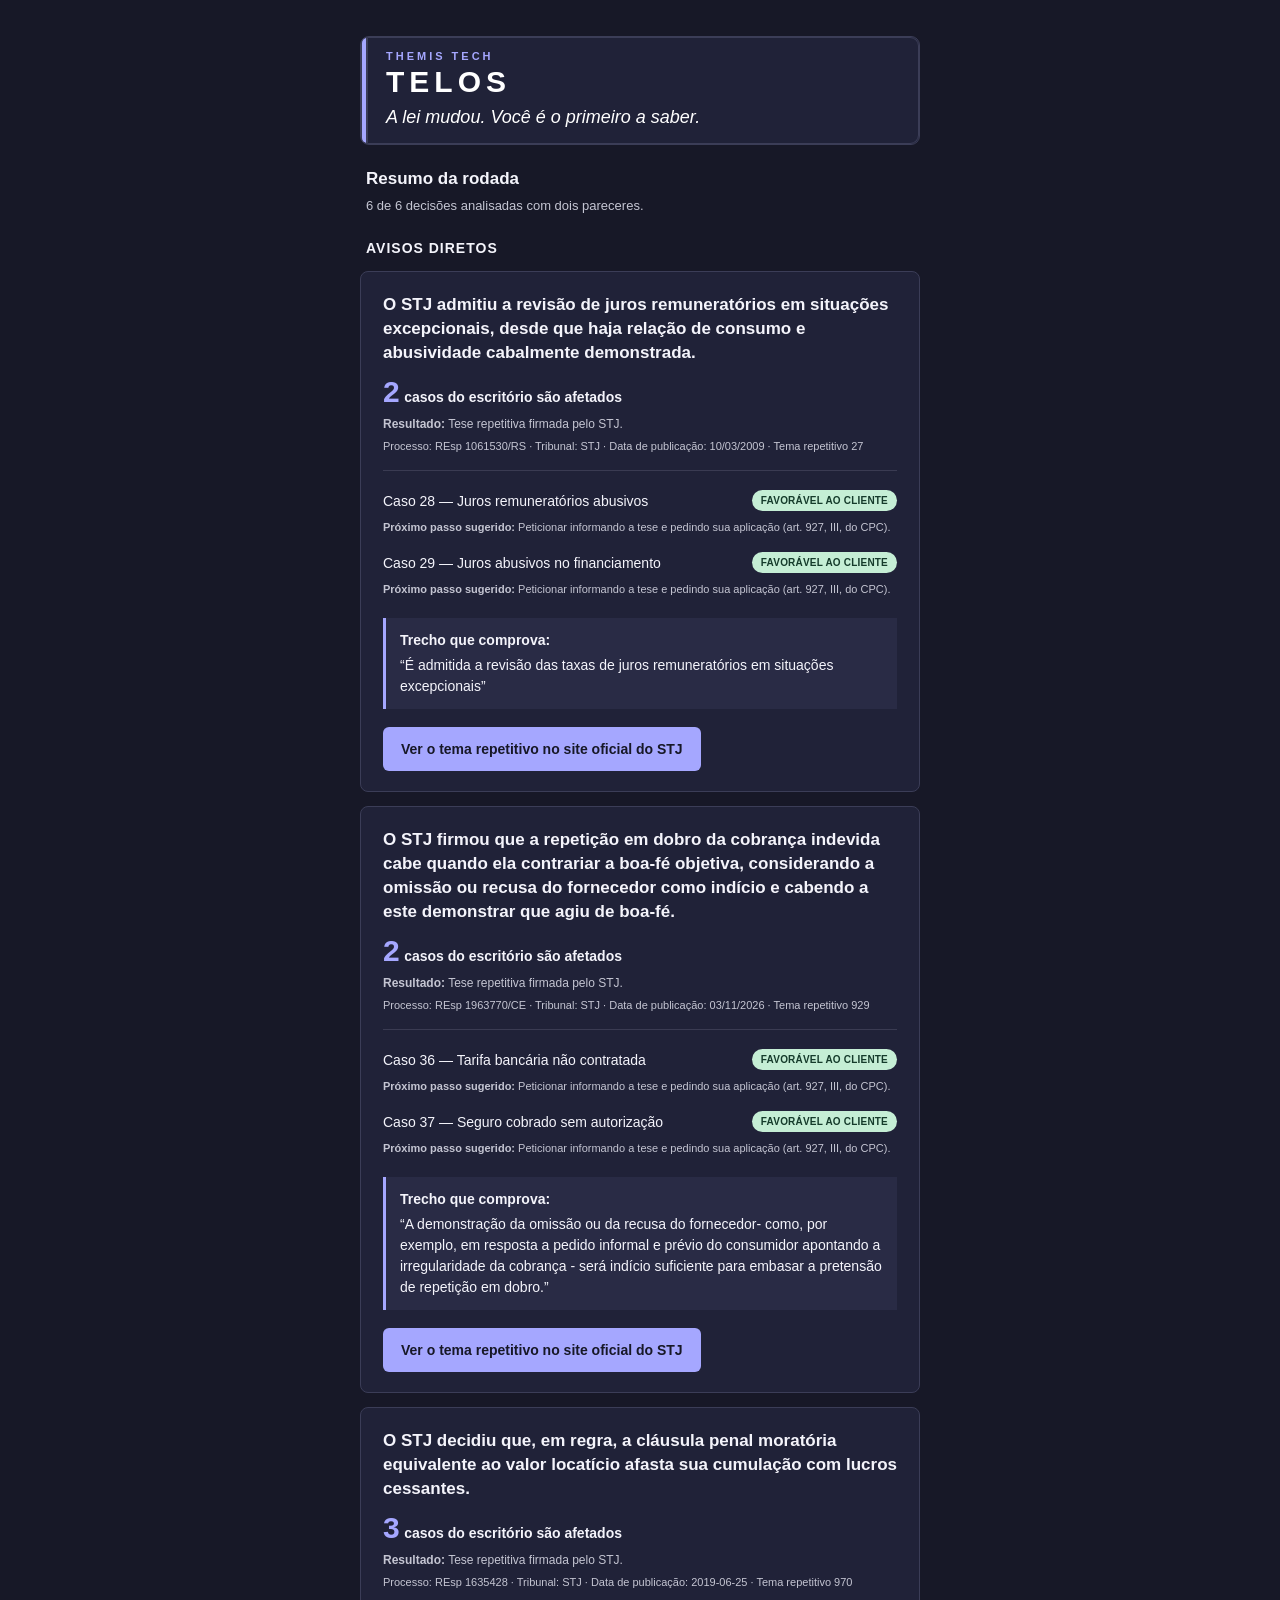
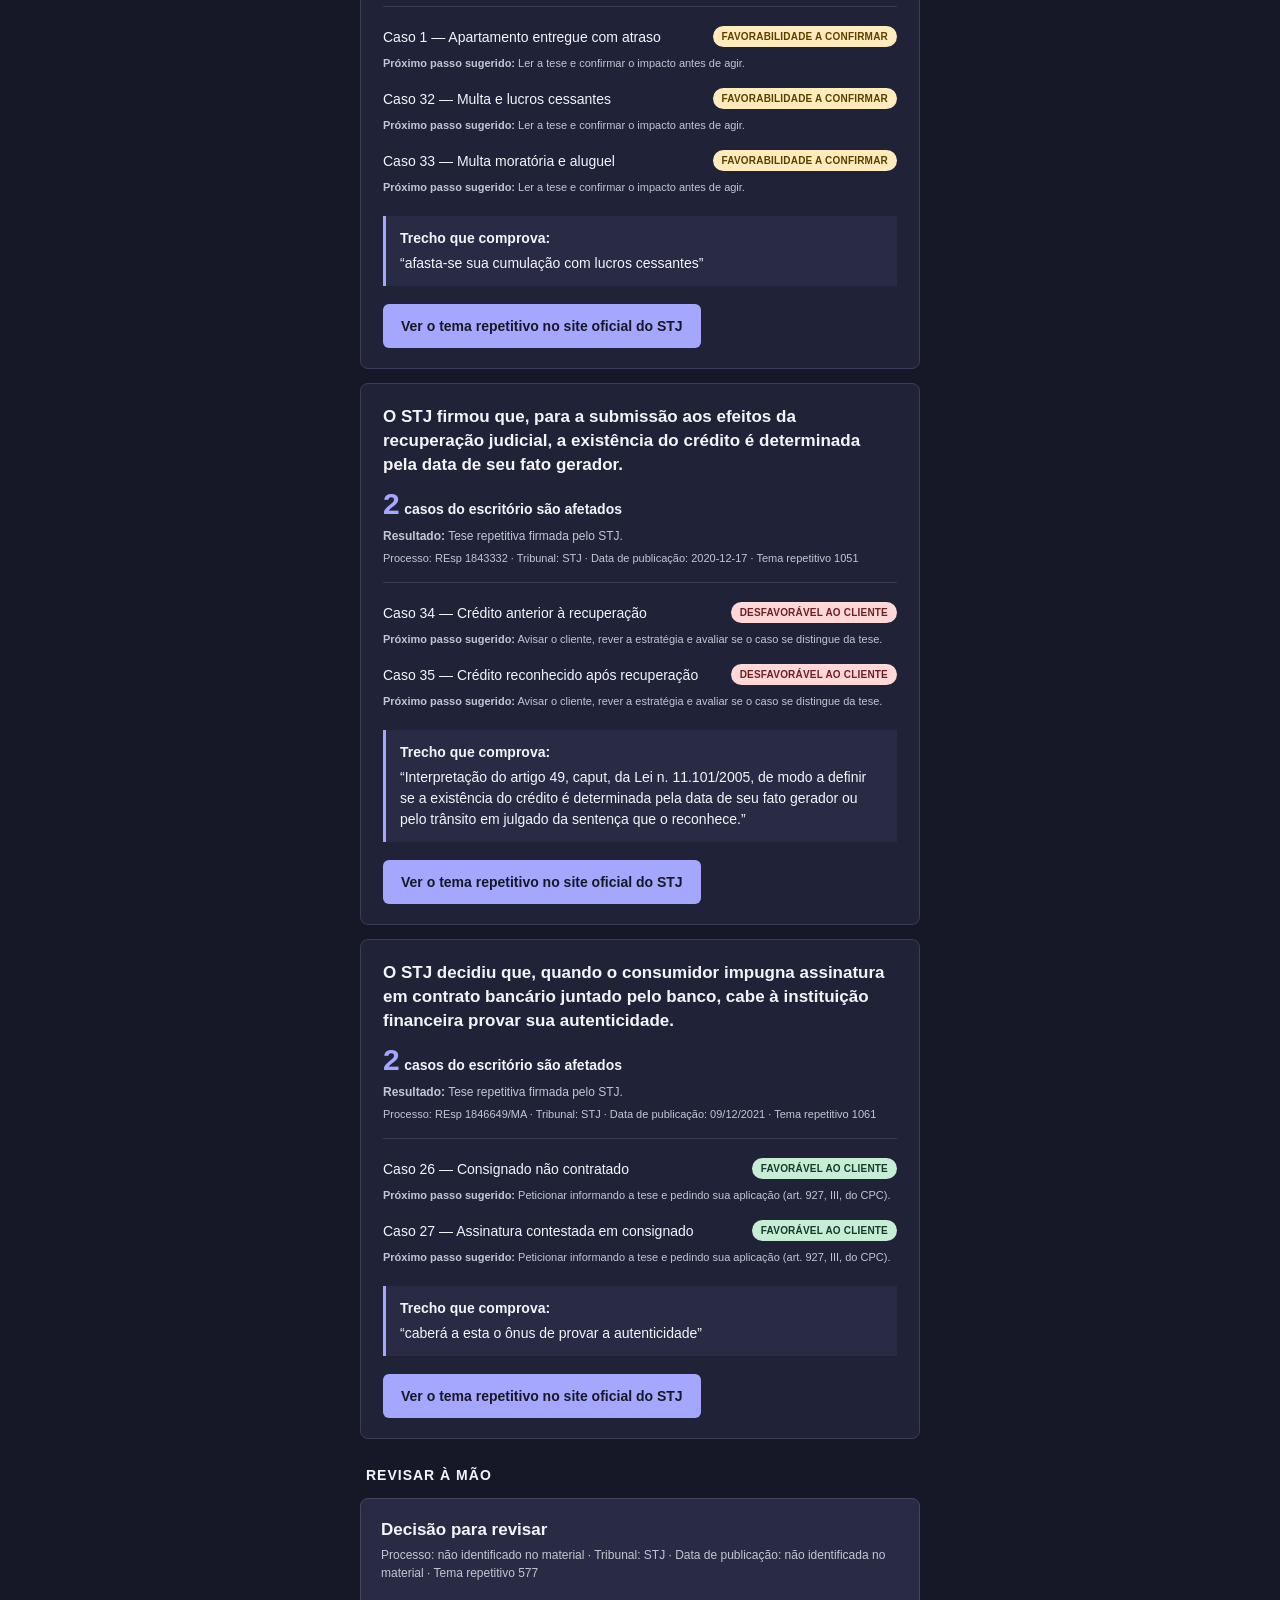
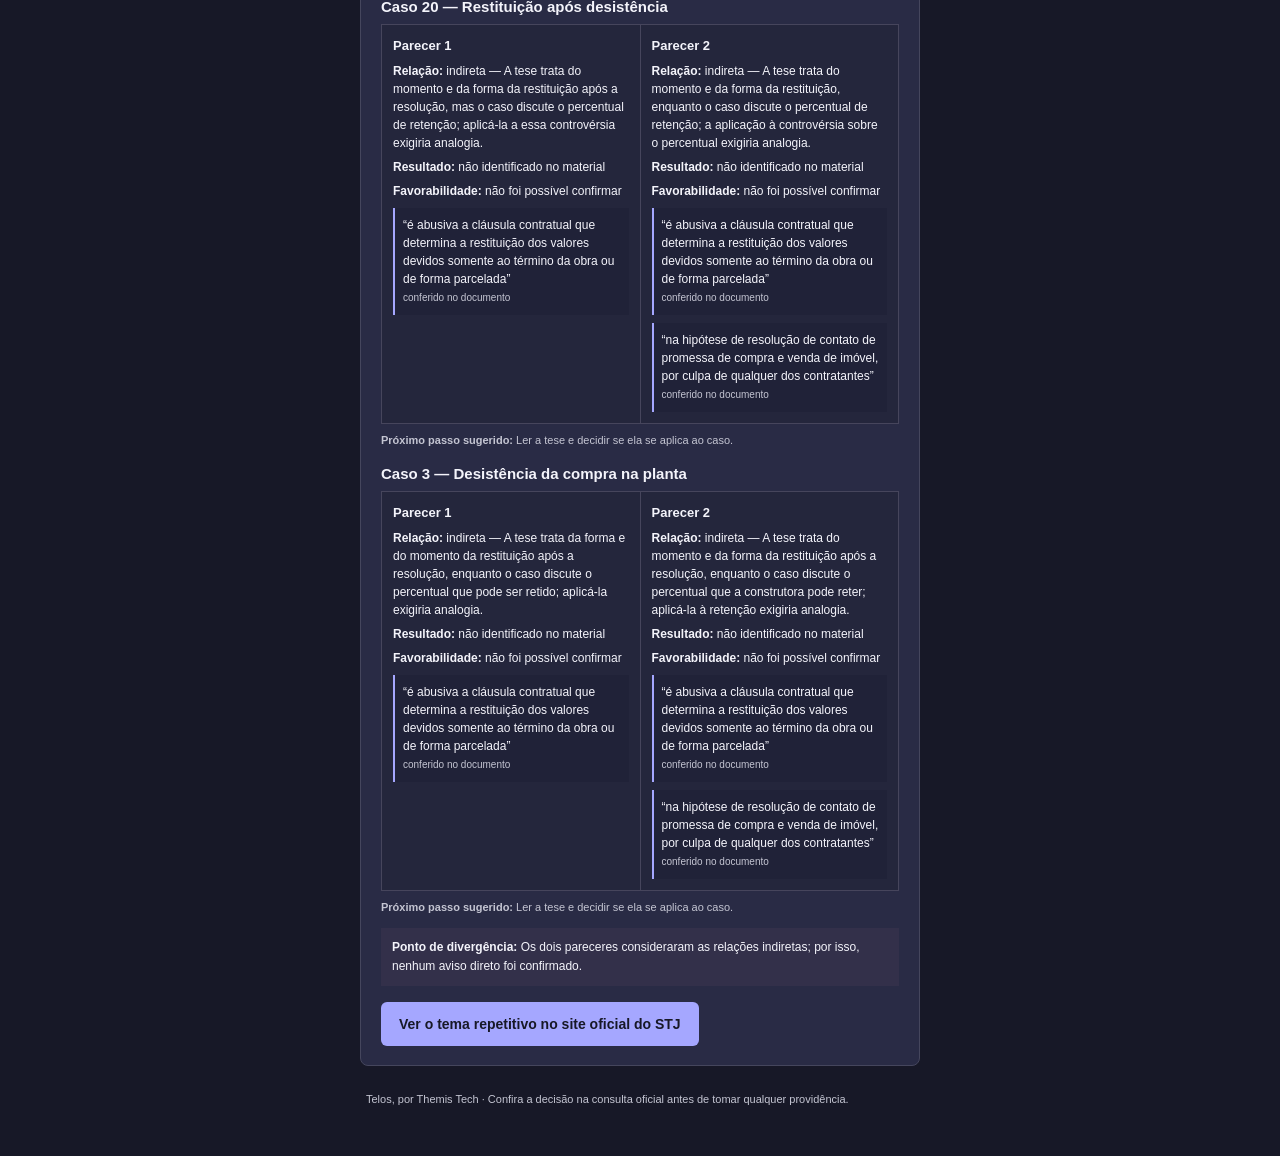
<file: email_exemplo.html>
<!doctype html><html lang="pt-BR"><head><meta charset="utf-8"><meta name="viewport" content="width=device-width,initial-scale=1.0"><meta name="color-scheme" content="dark"><meta name="supported-color-schemes" content="dark"><title>Resumo da rodada do Telos</title></head><body style="margin:0;padding:0;background-color:#171827;color:#f4f4fb;"><table role="presentation" width="100%" cellpadding="0" cellspacing="0" border="0" bgcolor="#171827" style="width:100%;background-color:#171827;color:#f4f4fb;"><tr><td align="center" style="padding:24px 12px;"><table role="presentation" width="600" cellpadding="0" cellspacing="0" border="0" bgcolor="#171827" style="width:100%;max-width:600px;border-collapse:collapse;background-color:#171827;color:#f4f4fb;"><tr><td bgcolor="#171827" style="padding:12px 20px 8px;background-color:#171827;"><table role="presentation" width="100%" cellpadding="0" cellspacing="0" border="1" bordercolor="#3b3d57" bgcolor="#202238" style="width:100%;border-collapse:separate;background-color:#202238;border:1px solid #3b3d57;border-radius:9px;"><tr><td width="4" bgcolor="#a5a7ff" style="width:4px;background-color:#a5a7ff;font-size:0;line-height:0;border-radius:9px 0 0 9px;">&nbsp;</td><td style="padding:12px 18px 13px;border-radius:0 9px 9px 0;"><div style="font-family:Montserrat,Arial,Helvetica,sans-serif;font-size:11px;letter-spacing:3px;font-weight:bold;color:#a5a7ff;">THEMIS TECH</div><div style="padding-top:3px;font-family:Montserrat,Arial,Helvetica,sans-serif;font-size:30px;font-weight:bold;letter-spacing:5px;color:#ffffff;">TELOS</div><div style="padding-top:5px;font-family:Montserrat,Arial,Helvetica,sans-serif;font-size:18px;line-height:26px;font-style:italic;color:#ffffff;">A lei mudou. Você é o primeiro a saber.</div></td></tr></table></td></tr><tr><td bgcolor="#171827" style="padding:14px 26px 8px;background-color:#171827;font-family:Montserrat,Arial,Helvetica,sans-serif;color:#f4f4fb;"><div style="font-size:17px;font-weight:bold;line-height:24px;">Resumo da rodada</div><div style="padding-top:5px;font-size:13px;line-height:20px;color:#c4c5d2;">6 de 6 decisões analisadas com dois pareceres.</div></td></tr><tr><td bgcolor="#171827" style="padding:16px 26px 8px;background-color:#171827;font-family:Montserrat,Arial,Helvetica,sans-serif;font-size:14px;font-weight:bold;letter-spacing:1px;color:#f4f4fb;">AVISOS DIRETOS</td></tr><tr><td style="padding:7px 20px;"><table role="presentation" width="100%" cellpadding="0" cellspacing="0" border="0" bgcolor="#202238" style="width:100%;background-color:#202238;border:1px solid #3b3d57;border-radius:8px;"><tr><td style="padding:21px 22px 20px;"><div style="font-family:Montserrat,Arial,Helvetica,sans-serif;font-size:17px;font-weight:bold;line-height:24px;color:#f4f4fb;">O STJ admitiu a revisão de juros remuneratórios em situações excepcionais, desde que haja relação de consumo e abusividade cabalmente demonstrada.</div><div style="padding-top:10px;font-family:Montserrat,Arial,Helvetica,sans-serif;color:#f4f4fb;"><span style="font-size:30px;font-weight:bold;line-height:34px;color:#a5a7ff;">2</span> <span style="font-size:14px;font-weight:bold;line-height:22px;">casos do escritório são afetados</span></div><div style="padding-top:6px;font-family:Montserrat,Arial,Helvetica,sans-serif;font-size:12px;line-height:18px;color:#c4c5d2;"><strong>Resultado:</strong> Tese repetitiva firmada pelo STJ.</div><div style="padding-top:5px;font-family:Montserrat,Arial,Helvetica,sans-serif;font-size:11px;line-height:17px;color:#c4c5d2;">Processo: REsp 1061530/RS · Tribunal: STJ · Data de publicação: 10/03/2009 · Tema repetitivo 27</div><div style="margin-top:15px;padding-top:11px;border-top:1px solid #3a3b52;"><table role="presentation" width="100%" cellpadding="0" cellspacing="0" border="0" style="width:100%;border-collapse:collapse;"><tr><td valign="middle" style="padding:8px 6px 8px 0;font-family:Montserrat,Arial,Helvetica,sans-serif;font-size:14px;line-height:20px;color:#f4f4fb;">Caso 28 — Juros remuneratórios abusivos</td><td align="right" valign="middle" style="padding:8px 0 8px 6px;text-align:right;"><span style="display:inline-block;padding:5px 9px;background-color:#c5eed5;color:#153b2b;border-radius:20px;font-family:Montserrat,Arial,Helvetica,sans-serif;font-size:10px;font-weight:bold;letter-spacing:.2px;white-space:nowrap;">FAVORÁVEL AO CLIENTE</span></td></tr><tr><td colspan="2" style="padding:0 0 8px;font-family:Montserrat,Arial,Helvetica,sans-serif;font-size:11px;line-height:17px;color:#c4c5d2;"><strong>Próximo passo sugerido:</strong> Peticionar informando a tese e pedindo sua aplicação (art. 927, III, do CPC).</td></tr><tr><td valign="middle" style="padding:8px 6px 8px 0;font-family:Montserrat,Arial,Helvetica,sans-serif;font-size:14px;line-height:20px;color:#f4f4fb;">Caso 29 — Juros abusivos no financiamento</td><td align="right" valign="middle" style="padding:8px 0 8px 6px;text-align:right;"><span style="display:inline-block;padding:5px 9px;background-color:#c5eed5;color:#153b2b;border-radius:20px;font-family:Montserrat,Arial,Helvetica,sans-serif;font-size:10px;font-weight:bold;letter-spacing:.2px;white-space:nowrap;">FAVORÁVEL AO CLIENTE</span></td></tr><tr><td colspan="2" style="padding:0 0 8px;font-family:Montserrat,Arial,Helvetica,sans-serif;font-size:11px;line-height:17px;color:#c4c5d2;"><strong>Próximo passo sugerido:</strong> Peticionar informando a tese e pedindo sua aplicação (art. 927, III, do CPC).</td></tr></table></div><div style="margin-top:12px;padding:12px 14px;background-color:#292b45;border-left:3px solid #a5a7ff;font-family:Montserrat,Arial,Helvetica,sans-serif;font-size:14px;line-height:21px;color:#f4f4fb;"><strong>Trecho que comprova:</strong><div style="padding-top:4px;">“É admitida a revisão das taxas de juros remuneratórios em situações excepcionais”</div></div><div style="padding-top:18px;"><table role="presentation" cellpadding="0" cellspacing="0" border="0"><tr><td bgcolor="#a5a7ff" style="border-radius:6px;background-color:#a5a7ff;"><a href="https://processo.stj.jus.br/repetitivos/temas_repetitivos/pesquisa.jsp?cod_tema_inicial=27&amp;cod_tema_final=27&amp;novaConsulta=true&amp;tipo_pesquisa=T" style="display:inline-block;padding:12px 18px;font-family:Montserrat,Arial,Helvetica,sans-serif;font-size:14px;font-weight:bold;line-height:20px;color:#171827;text-decoration:none;border-radius:6px;">Ver o tema repetitivo no site oficial do STJ</a></td></tr></table></div></td></tr></table></td></tr><tr><td style="padding:7px 20px;"><table role="presentation" width="100%" cellpadding="0" cellspacing="0" border="0" bgcolor="#202238" style="width:100%;background-color:#202238;border:1px solid #3b3d57;border-radius:8px;"><tr><td style="padding:21px 22px 20px;"><div style="font-family:Montserrat,Arial,Helvetica,sans-serif;font-size:17px;font-weight:bold;line-height:24px;color:#f4f4fb;">O STJ firmou que a repetição em dobro da cobrança indevida cabe quando ela contrariar a boa-fé objetiva, considerando a omissão ou recusa do fornecedor como indício e cabendo a este demonstrar que agiu de boa-fé.</div><div style="padding-top:10px;font-family:Montserrat,Arial,Helvetica,sans-serif;color:#f4f4fb;"><span style="font-size:30px;font-weight:bold;line-height:34px;color:#a5a7ff;">2</span> <span style="font-size:14px;font-weight:bold;line-height:22px;">casos do escritório são afetados</span></div><div style="padding-top:6px;font-family:Montserrat,Arial,Helvetica,sans-serif;font-size:12px;line-height:18px;color:#c4c5d2;"><strong>Resultado:</strong> Tese repetitiva firmada pelo STJ.</div><div style="padding-top:5px;font-family:Montserrat,Arial,Helvetica,sans-serif;font-size:11px;line-height:17px;color:#c4c5d2;">Processo: REsp 1963770/CE · Tribunal: STJ · Data de publicação: 03/11/2026 · Tema repetitivo 929</div><div style="margin-top:15px;padding-top:11px;border-top:1px solid #3a3b52;"><table role="presentation" width="100%" cellpadding="0" cellspacing="0" border="0" style="width:100%;border-collapse:collapse;"><tr><td valign="middle" style="padding:8px 6px 8px 0;font-family:Montserrat,Arial,Helvetica,sans-serif;font-size:14px;line-height:20px;color:#f4f4fb;">Caso 36 — Tarifa bancária não contratada</td><td align="right" valign="middle" style="padding:8px 0 8px 6px;text-align:right;"><span style="display:inline-block;padding:5px 9px;background-color:#c5eed5;color:#153b2b;border-radius:20px;font-family:Montserrat,Arial,Helvetica,sans-serif;font-size:10px;font-weight:bold;letter-spacing:.2px;white-space:nowrap;">FAVORÁVEL AO CLIENTE</span></td></tr><tr><td colspan="2" style="padding:0 0 8px;font-family:Montserrat,Arial,Helvetica,sans-serif;font-size:11px;line-height:17px;color:#c4c5d2;"><strong>Próximo passo sugerido:</strong> Peticionar informando a tese e pedindo sua aplicação (art. 927, III, do CPC).</td></tr><tr><td valign="middle" style="padding:8px 6px 8px 0;font-family:Montserrat,Arial,Helvetica,sans-serif;font-size:14px;line-height:20px;color:#f4f4fb;">Caso 37 — Seguro cobrado sem autorização</td><td align="right" valign="middle" style="padding:8px 0 8px 6px;text-align:right;"><span style="display:inline-block;padding:5px 9px;background-color:#c5eed5;color:#153b2b;border-radius:20px;font-family:Montserrat,Arial,Helvetica,sans-serif;font-size:10px;font-weight:bold;letter-spacing:.2px;white-space:nowrap;">FAVORÁVEL AO CLIENTE</span></td></tr><tr><td colspan="2" style="padding:0 0 8px;font-family:Montserrat,Arial,Helvetica,sans-serif;font-size:11px;line-height:17px;color:#c4c5d2;"><strong>Próximo passo sugerido:</strong> Peticionar informando a tese e pedindo sua aplicação (art. 927, III, do CPC).</td></tr></table></div><div style="margin-top:12px;padding:12px 14px;background-color:#292b45;border-left:3px solid #a5a7ff;font-family:Montserrat,Arial,Helvetica,sans-serif;font-size:14px;line-height:21px;color:#f4f4fb;"><strong>Trecho que comprova:</strong><div style="padding-top:4px;">“A demonstração da omissão ou da recusa do fornecedor- como, por exemplo, em resposta a pedido informal e prévio do consumidor apontando a irregularidade da cobrança - será indício suficiente para embasar a pretensão de repetição em dobro.”</div></div><div style="padding-top:18px;"><table role="presentation" cellpadding="0" cellspacing="0" border="0"><tr><td bgcolor="#a5a7ff" style="border-radius:6px;background-color:#a5a7ff;"><a href="https://processo.stj.jus.br/repetitivos/temas_repetitivos/pesquisa.jsp?cod_tema_inicial=929&amp;cod_tema_final=929&amp;novaConsulta=true&amp;tipo_pesquisa=T" style="display:inline-block;padding:12px 18px;font-family:Montserrat,Arial,Helvetica,sans-serif;font-size:14px;font-weight:bold;line-height:20px;color:#171827;text-decoration:none;border-radius:6px;">Ver o tema repetitivo no site oficial do STJ</a></td></tr></table></div></td></tr></table></td></tr><tr><td style="padding:7px 20px;"><table role="presentation" width="100%" cellpadding="0" cellspacing="0" border="0" bgcolor="#202238" style="width:100%;background-color:#202238;border:1px solid #3b3d57;border-radius:8px;"><tr><td style="padding:21px 22px 20px;"><div style="font-family:Montserrat,Arial,Helvetica,sans-serif;font-size:17px;font-weight:bold;line-height:24px;color:#f4f4fb;">O STJ decidiu que, em regra, a cláusula penal moratória equivalente ao valor locatício afasta sua cumulação com lucros cessantes.</div><div style="padding-top:10px;font-family:Montserrat,Arial,Helvetica,sans-serif;color:#f4f4fb;"><span style="font-size:30px;font-weight:bold;line-height:34px;color:#a5a7ff;">3</span> <span style="font-size:14px;font-weight:bold;line-height:22px;">casos do escritório são afetados</span></div><div style="padding-top:6px;font-family:Montserrat,Arial,Helvetica,sans-serif;font-size:12px;line-height:18px;color:#c4c5d2;"><strong>Resultado:</strong> Tese repetitiva firmada pelo STJ.</div><div style="padding-top:5px;font-family:Montserrat,Arial,Helvetica,sans-serif;font-size:11px;line-height:17px;color:#c4c5d2;">Processo: REsp 1635428 · Tribunal: STJ · Data de publicação: 2019-06-25 · Tema repetitivo 970</div><div style="margin-top:15px;padding-top:11px;border-top:1px solid #3a3b52;"><table role="presentation" width="100%" cellpadding="0" cellspacing="0" border="0" style="width:100%;border-collapse:collapse;"><tr><td valign="middle" style="padding:8px 6px 8px 0;font-family:Montserrat,Arial,Helvetica,sans-serif;font-size:14px;line-height:20px;color:#f4f4fb;">Caso 1 — Apartamento entregue com atraso</td><td align="right" valign="middle" style="padding:8px 0 8px 6px;text-align:right;"><span style="display:inline-block;padding:5px 9px;background-color:#ffebbb;color:#5a4000;border-radius:20px;font-family:Montserrat,Arial,Helvetica,sans-serif;font-size:10px;font-weight:bold;letter-spacing:.2px;white-space:nowrap;">FAVORABILIDADE A CONFIRMAR</span></td></tr><tr><td colspan="2" style="padding:0 0 8px;font-family:Montserrat,Arial,Helvetica,sans-serif;font-size:11px;line-height:17px;color:#c4c5d2;"><strong>Próximo passo sugerido:</strong> Ler a tese e confirmar o impacto antes de agir.</td></tr><tr><td valign="middle" style="padding:8px 6px 8px 0;font-family:Montserrat,Arial,Helvetica,sans-serif;font-size:14px;line-height:20px;color:#f4f4fb;">Caso 32 — Multa e lucros cessantes</td><td align="right" valign="middle" style="padding:8px 0 8px 6px;text-align:right;"><span style="display:inline-block;padding:5px 9px;background-color:#ffebbb;color:#5a4000;border-radius:20px;font-family:Montserrat,Arial,Helvetica,sans-serif;font-size:10px;font-weight:bold;letter-spacing:.2px;white-space:nowrap;">FAVORABILIDADE A CONFIRMAR</span></td></tr><tr><td colspan="2" style="padding:0 0 8px;font-family:Montserrat,Arial,Helvetica,sans-serif;font-size:11px;line-height:17px;color:#c4c5d2;"><strong>Próximo passo sugerido:</strong> Ler a tese e confirmar o impacto antes de agir.</td></tr><tr><td valign="middle" style="padding:8px 6px 8px 0;font-family:Montserrat,Arial,Helvetica,sans-serif;font-size:14px;line-height:20px;color:#f4f4fb;">Caso 33 — Multa moratória e aluguel</td><td align="right" valign="middle" style="padding:8px 0 8px 6px;text-align:right;"><span style="display:inline-block;padding:5px 9px;background-color:#ffebbb;color:#5a4000;border-radius:20px;font-family:Montserrat,Arial,Helvetica,sans-serif;font-size:10px;font-weight:bold;letter-spacing:.2px;white-space:nowrap;">FAVORABILIDADE A CONFIRMAR</span></td></tr><tr><td colspan="2" style="padding:0 0 8px;font-family:Montserrat,Arial,Helvetica,sans-serif;font-size:11px;line-height:17px;color:#c4c5d2;"><strong>Próximo passo sugerido:</strong> Ler a tese e confirmar o impacto antes de agir.</td></tr></table></div><div style="margin-top:12px;padding:12px 14px;background-color:#292b45;border-left:3px solid #a5a7ff;font-family:Montserrat,Arial,Helvetica,sans-serif;font-size:14px;line-height:21px;color:#f4f4fb;"><strong>Trecho que comprova:</strong><div style="padding-top:4px;">“afasta-se sua cumulação com lucros cessantes”</div></div><div style="padding-top:18px;"><table role="presentation" cellpadding="0" cellspacing="0" border="0"><tr><td bgcolor="#a5a7ff" style="border-radius:6px;background-color:#a5a7ff;"><a href="https://processo.stj.jus.br/repetitivos/temas_repetitivos/pesquisa.jsp?cod_tema_inicial=970&amp;cod_tema_final=970&amp;novaConsulta=true&amp;tipo_pesquisa=T" style="display:inline-block;padding:12px 18px;font-family:Montserrat,Arial,Helvetica,sans-serif;font-size:14px;font-weight:bold;line-height:20px;color:#171827;text-decoration:none;border-radius:6px;">Ver o tema repetitivo no site oficial do STJ</a></td></tr></table></div></td></tr></table></td></tr><tr><td style="padding:7px 20px;"><table role="presentation" width="100%" cellpadding="0" cellspacing="0" border="0" bgcolor="#202238" style="width:100%;background-color:#202238;border:1px solid #3b3d57;border-radius:8px;"><tr><td style="padding:21px 22px 20px;"><div style="font-family:Montserrat,Arial,Helvetica,sans-serif;font-size:17px;font-weight:bold;line-height:24px;color:#f4f4fb;">O STJ firmou que, para a submissão aos efeitos da recuperação judicial, a existência do crédito é determinada pela data de seu fato gerador.</div><div style="padding-top:10px;font-family:Montserrat,Arial,Helvetica,sans-serif;color:#f4f4fb;"><span style="font-size:30px;font-weight:bold;line-height:34px;color:#a5a7ff;">2</span> <span style="font-size:14px;font-weight:bold;line-height:22px;">casos do escritório são afetados</span></div><div style="padding-top:6px;font-family:Montserrat,Arial,Helvetica,sans-serif;font-size:12px;line-height:18px;color:#c4c5d2;"><strong>Resultado:</strong> Tese repetitiva firmada pelo STJ.</div><div style="padding-top:5px;font-family:Montserrat,Arial,Helvetica,sans-serif;font-size:11px;line-height:17px;color:#c4c5d2;">Processo: REsp 1843332 · Tribunal: STJ · Data de publicação: 2020-12-17 · Tema repetitivo 1051</div><div style="margin-top:15px;padding-top:11px;border-top:1px solid #3a3b52;"><table role="presentation" width="100%" cellpadding="0" cellspacing="0" border="0" style="width:100%;border-collapse:collapse;"><tr><td valign="middle" style="padding:8px 6px 8px 0;font-family:Montserrat,Arial,Helvetica,sans-serif;font-size:14px;line-height:20px;color:#f4f4fb;">Caso 34 — Crédito anterior à recuperação</td><td align="right" valign="middle" style="padding:8px 0 8px 6px;text-align:right;"><span style="display:inline-block;padding:5px 9px;background-color:#ffd8d7;color:#6d1f26;border-radius:20px;font-family:Montserrat,Arial,Helvetica,sans-serif;font-size:10px;font-weight:bold;letter-spacing:.2px;white-space:nowrap;">DESFAVORÁVEL AO CLIENTE</span></td></tr><tr><td colspan="2" style="padding:0 0 8px;font-family:Montserrat,Arial,Helvetica,sans-serif;font-size:11px;line-height:17px;color:#c4c5d2;"><strong>Próximo passo sugerido:</strong> Avisar o cliente, rever a estratégia e avaliar se o caso se distingue da tese.</td></tr><tr><td valign="middle" style="padding:8px 6px 8px 0;font-family:Montserrat,Arial,Helvetica,sans-serif;font-size:14px;line-height:20px;color:#f4f4fb;">Caso 35 — Crédito reconhecido após recuperação</td><td align="right" valign="middle" style="padding:8px 0 8px 6px;text-align:right;"><span style="display:inline-block;padding:5px 9px;background-color:#ffd8d7;color:#6d1f26;border-radius:20px;font-family:Montserrat,Arial,Helvetica,sans-serif;font-size:10px;font-weight:bold;letter-spacing:.2px;white-space:nowrap;">DESFAVORÁVEL AO CLIENTE</span></td></tr><tr><td colspan="2" style="padding:0 0 8px;font-family:Montserrat,Arial,Helvetica,sans-serif;font-size:11px;line-height:17px;color:#c4c5d2;"><strong>Próximo passo sugerido:</strong> Avisar o cliente, rever a estratégia e avaliar se o caso se distingue da tese.</td></tr></table></div><div style="margin-top:12px;padding:12px 14px;background-color:#292b45;border-left:3px solid #a5a7ff;font-family:Montserrat,Arial,Helvetica,sans-serif;font-size:14px;line-height:21px;color:#f4f4fb;"><strong>Trecho que comprova:</strong><div style="padding-top:4px;">“Interpretação do artigo 49, caput, da Lei n. 11.101/2005, de modo a definir se a existência do crédito é determinada pela data de seu fato gerador ou pelo trânsito em julgado da sentença que o reconhece.”</div></div><div style="padding-top:18px;"><table role="presentation" cellpadding="0" cellspacing="0" border="0"><tr><td bgcolor="#a5a7ff" style="border-radius:6px;background-color:#a5a7ff;"><a href="https://processo.stj.jus.br/repetitivos/temas_repetitivos/pesquisa.jsp?cod_tema_inicial=1051&amp;cod_tema_final=1051&amp;novaConsulta=true&amp;tipo_pesquisa=T" style="display:inline-block;padding:12px 18px;font-family:Montserrat,Arial,Helvetica,sans-serif;font-size:14px;font-weight:bold;line-height:20px;color:#171827;text-decoration:none;border-radius:6px;">Ver o tema repetitivo no site oficial do STJ</a></td></tr></table></div></td></tr></table></td></tr><tr><td style="padding:7px 20px;"><table role="presentation" width="100%" cellpadding="0" cellspacing="0" border="0" bgcolor="#202238" style="width:100%;background-color:#202238;border:1px solid #3b3d57;border-radius:8px;"><tr><td style="padding:21px 22px 20px;"><div style="font-family:Montserrat,Arial,Helvetica,sans-serif;font-size:17px;font-weight:bold;line-height:24px;color:#f4f4fb;">O STJ decidiu que, quando o consumidor impugna assinatura em contrato bancário juntado pelo banco, cabe à instituição financeira provar sua autenticidade.</div><div style="padding-top:10px;font-family:Montserrat,Arial,Helvetica,sans-serif;color:#f4f4fb;"><span style="font-size:30px;font-weight:bold;line-height:34px;color:#a5a7ff;">2</span> <span style="font-size:14px;font-weight:bold;line-height:22px;">casos do escritório são afetados</span></div><div style="padding-top:6px;font-family:Montserrat,Arial,Helvetica,sans-serif;font-size:12px;line-height:18px;color:#c4c5d2;"><strong>Resultado:</strong> Tese repetitiva firmada pelo STJ.</div><div style="padding-top:5px;font-family:Montserrat,Arial,Helvetica,sans-serif;font-size:11px;line-height:17px;color:#c4c5d2;">Processo: REsp 1846649/MA · Tribunal: STJ · Data de publicação: 09/12/2021 · Tema repetitivo 1061</div><div style="margin-top:15px;padding-top:11px;border-top:1px solid #3a3b52;"><table role="presentation" width="100%" cellpadding="0" cellspacing="0" border="0" style="width:100%;border-collapse:collapse;"><tr><td valign="middle" style="padding:8px 6px 8px 0;font-family:Montserrat,Arial,Helvetica,sans-serif;font-size:14px;line-height:20px;color:#f4f4fb;">Caso 26 — Consignado não contratado</td><td align="right" valign="middle" style="padding:8px 0 8px 6px;text-align:right;"><span style="display:inline-block;padding:5px 9px;background-color:#c5eed5;color:#153b2b;border-radius:20px;font-family:Montserrat,Arial,Helvetica,sans-serif;font-size:10px;font-weight:bold;letter-spacing:.2px;white-space:nowrap;">FAVORÁVEL AO CLIENTE</span></td></tr><tr><td colspan="2" style="padding:0 0 8px;font-family:Montserrat,Arial,Helvetica,sans-serif;font-size:11px;line-height:17px;color:#c4c5d2;"><strong>Próximo passo sugerido:</strong> Peticionar informando a tese e pedindo sua aplicação (art. 927, III, do CPC).</td></tr><tr><td valign="middle" style="padding:8px 6px 8px 0;font-family:Montserrat,Arial,Helvetica,sans-serif;font-size:14px;line-height:20px;color:#f4f4fb;">Caso 27 — Assinatura contestada em consignado</td><td align="right" valign="middle" style="padding:8px 0 8px 6px;text-align:right;"><span style="display:inline-block;padding:5px 9px;background-color:#c5eed5;color:#153b2b;border-radius:20px;font-family:Montserrat,Arial,Helvetica,sans-serif;font-size:10px;font-weight:bold;letter-spacing:.2px;white-space:nowrap;">FAVORÁVEL AO CLIENTE</span></td></tr><tr><td colspan="2" style="padding:0 0 8px;font-family:Montserrat,Arial,Helvetica,sans-serif;font-size:11px;line-height:17px;color:#c4c5d2;"><strong>Próximo passo sugerido:</strong> Peticionar informando a tese e pedindo sua aplicação (art. 927, III, do CPC).</td></tr></table></div><div style="margin-top:12px;padding:12px 14px;background-color:#292b45;border-left:3px solid #a5a7ff;font-family:Montserrat,Arial,Helvetica,sans-serif;font-size:14px;line-height:21px;color:#f4f4fb;"><strong>Trecho que comprova:</strong><div style="padding-top:4px;">“caberá a esta o ônus de provar a autenticidade”</div></div><div style="padding-top:18px;"><table role="presentation" cellpadding="0" cellspacing="0" border="0"><tr><td bgcolor="#a5a7ff" style="border-radius:6px;background-color:#a5a7ff;"><a href="https://processo.stj.jus.br/repetitivos/temas_repetitivos/pesquisa.jsp?cod_tema_inicial=1061&amp;cod_tema_final=1061&amp;novaConsulta=true&amp;tipo_pesquisa=T" style="display:inline-block;padding:12px 18px;font-family:Montserrat,Arial,Helvetica,sans-serif;font-size:14px;font-weight:bold;line-height:20px;color:#171827;text-decoration:none;border-radius:6px;">Ver o tema repetitivo no site oficial do STJ</a></td></tr></table></div></td></tr></table></td></tr><tr><td bgcolor="#171827" style="padding:21px 26px 8px;background-color:#171827;font-family:Montserrat,Arial,Helvetica,sans-serif;font-size:14px;font-weight:bold;letter-spacing:1px;color:#f4f4fb;">REVISAR À MÃO</td></tr><tr><td style="padding:7px 20px;"><table role="presentation" width="100%" cellpadding="0" cellspacing="0" border="0" bgcolor="#292b45" style="width:100%;background-color:#292b45;border:1px solid #45465d;border-radius:8px;"><tr><td style="padding:19px 20px;"><div style="font-family:Montserrat,Arial,Helvetica,sans-serif;font-size:17px;font-weight:bold;line-height:23px;color:#f4f4fb;">Decisão para revisar</div><div style="padding-top:5px;font-family:Montserrat,Arial,Helvetica,sans-serif;font-size:12px;line-height:18px;color:#c4c5d2;">Processo: não identificado no material · Tribunal: STJ · Data de publicação: não identificada no material · Tema repetitivo 577</div><div style="padding-top:14px;font-family:Montserrat,Arial,Helvetica,sans-serif;font-size:15px;font-weight:bold;line-height:21px;color:#f4f4fb;">Caso 20 — Restituição após desistência</div><table role="presentation" width="100%" cellpadding="0" cellspacing="0" border="0" style="width:100%;margin-top:7px;border-collapse:collapse;"><tr><td width="50%" valign="top" bgcolor="#24263c" style="width:50%;padding:11px;background-color:#24263c;border:1px solid #46455c;"><div style="font-family:Montserrat,Arial,Helvetica,sans-serif;font-size:13px;font-weight:bold;line-height:19px;color:#f4f4fb;">Parecer 1</div><div style="padding-top:7px;font-family:Montserrat,Arial,Helvetica,sans-serif;font-size:12px;line-height:18px;color:#f4f4fb;"><strong>Relação:</strong> indireta — A tese trata do momento e da forma da restituição após a resolução, mas o caso discute o percentual de retenção; aplicá-la a essa controvérsia exigiria analogia.</div><div style="padding-top:6px;font-family:Montserrat,Arial,Helvetica,sans-serif;font-size:12px;line-height:18px;color:#f4f4fb;"><strong>Resultado:</strong> não identificado no material</div><div style="padding-top:6px;font-family:Montserrat,Arial,Helvetica,sans-serif;font-size:12px;line-height:18px;color:#f4f4fb;"><strong>Favorabilidade:</strong> não foi possível confirmar</div><div style="margin-top:8px;padding:8px;background-color:#202238;border-left:2px solid #a5a7ff;font-family:Montserrat,Arial,Helvetica,sans-serif;font-size:12px;line-height:18px;color:#f4f4fb;">“é abusiva a cláusula contratual que determina a restituição dos valores devidos somente ao término da obra ou de forma parcelada”<br><span style="font-family:Montserrat,Arial,Helvetica,sans-serif;font-size:10px;color:#c4c5d2;">conferido no documento</span></div></td><td width="50%" valign="top" bgcolor="#24263c" style="width:50%;padding:11px;background-color:#24263c;border:1px solid #46455c;"><div style="font-family:Montserrat,Arial,Helvetica,sans-serif;font-size:13px;font-weight:bold;line-height:19px;color:#f4f4fb;">Parecer 2</div><div style="padding-top:7px;font-family:Montserrat,Arial,Helvetica,sans-serif;font-size:12px;line-height:18px;color:#f4f4fb;"><strong>Relação:</strong> indireta — A tese trata do momento e da forma da restituição, enquanto o caso discute o percentual de retenção; a aplicação à controvérsia sobre o percentual exigiria analogia.</div><div style="padding-top:6px;font-family:Montserrat,Arial,Helvetica,sans-serif;font-size:12px;line-height:18px;color:#f4f4fb;"><strong>Resultado:</strong> não identificado no material</div><div style="padding-top:6px;font-family:Montserrat,Arial,Helvetica,sans-serif;font-size:12px;line-height:18px;color:#f4f4fb;"><strong>Favorabilidade:</strong> não foi possível confirmar</div><div style="margin-top:8px;padding:8px;background-color:#202238;border-left:2px solid #a5a7ff;font-family:Montserrat,Arial,Helvetica,sans-serif;font-size:12px;line-height:18px;color:#f4f4fb;">“é abusiva a cláusula contratual que determina a restituição dos valores devidos somente ao término da obra ou de forma parcelada”<br><span style="font-family:Montserrat,Arial,Helvetica,sans-serif;font-size:10px;color:#c4c5d2;">conferido no documento</span></div><div style="margin-top:8px;padding:8px;background-color:#202238;border-left:2px solid #a5a7ff;font-family:Montserrat,Arial,Helvetica,sans-serif;font-size:12px;line-height:18px;color:#f4f4fb;">“na hipótese de resolução de contato de promessa de compra e venda de imóvel, por culpa de qualquer dos contratantes”<br><span style="font-family:Montserrat,Arial,Helvetica,sans-serif;font-size:10px;color:#c4c5d2;">conferido no documento</span></div></td></tr></table><div style="padding-top:8px;font-family:Montserrat,Arial,Helvetica,sans-serif;font-size:11px;line-height:17px;color:#c4c5d2;"><strong>Próximo passo sugerido:</strong> Ler a tese e decidir se ela se aplica ao caso.</div><div style="padding-top:14px;font-family:Montserrat,Arial,Helvetica,sans-serif;font-size:15px;font-weight:bold;line-height:21px;color:#f4f4fb;">Caso 3 — Desistência da compra na planta</div><table role="presentation" width="100%" cellpadding="0" cellspacing="0" border="0" style="width:100%;margin-top:7px;border-collapse:collapse;"><tr><td width="50%" valign="top" bgcolor="#24263c" style="width:50%;padding:11px;background-color:#24263c;border:1px solid #46455c;"><div style="font-family:Montserrat,Arial,Helvetica,sans-serif;font-size:13px;font-weight:bold;line-height:19px;color:#f4f4fb;">Parecer 1</div><div style="padding-top:7px;font-family:Montserrat,Arial,Helvetica,sans-serif;font-size:12px;line-height:18px;color:#f4f4fb;"><strong>Relação:</strong> indireta — A tese trata da forma e do momento da restituição após a resolução, enquanto o caso discute o percentual que pode ser retido; aplicá-la exigiria analogia.</div><div style="padding-top:6px;font-family:Montserrat,Arial,Helvetica,sans-serif;font-size:12px;line-height:18px;color:#f4f4fb;"><strong>Resultado:</strong> não identificado no material</div><div style="padding-top:6px;font-family:Montserrat,Arial,Helvetica,sans-serif;font-size:12px;line-height:18px;color:#f4f4fb;"><strong>Favorabilidade:</strong> não foi possível confirmar</div><div style="margin-top:8px;padding:8px;background-color:#202238;border-left:2px solid #a5a7ff;font-family:Montserrat,Arial,Helvetica,sans-serif;font-size:12px;line-height:18px;color:#f4f4fb;">“é abusiva a cláusula contratual que determina a restituição dos valores devidos somente ao término da obra ou de forma parcelada”<br><span style="font-family:Montserrat,Arial,Helvetica,sans-serif;font-size:10px;color:#c4c5d2;">conferido no documento</span></div></td><td width="50%" valign="top" bgcolor="#24263c" style="width:50%;padding:11px;background-color:#24263c;border:1px solid #46455c;"><div style="font-family:Montserrat,Arial,Helvetica,sans-serif;font-size:13px;font-weight:bold;line-height:19px;color:#f4f4fb;">Parecer 2</div><div style="padding-top:7px;font-family:Montserrat,Arial,Helvetica,sans-serif;font-size:12px;line-height:18px;color:#f4f4fb;"><strong>Relação:</strong> indireta — A tese trata do momento e da forma da restituição após a resolução, enquanto o caso discute o percentual que a construtora pode reter; aplicá-la à retenção exigiria analogia.</div><div style="padding-top:6px;font-family:Montserrat,Arial,Helvetica,sans-serif;font-size:12px;line-height:18px;color:#f4f4fb;"><strong>Resultado:</strong> não identificado no material</div><div style="padding-top:6px;font-family:Montserrat,Arial,Helvetica,sans-serif;font-size:12px;line-height:18px;color:#f4f4fb;"><strong>Favorabilidade:</strong> não foi possível confirmar</div><div style="margin-top:8px;padding:8px;background-color:#202238;border-left:2px solid #a5a7ff;font-family:Montserrat,Arial,Helvetica,sans-serif;font-size:12px;line-height:18px;color:#f4f4fb;">“é abusiva a cláusula contratual que determina a restituição dos valores devidos somente ao término da obra ou de forma parcelada”<br><span style="font-family:Montserrat,Arial,Helvetica,sans-serif;font-size:10px;color:#c4c5d2;">conferido no documento</span></div><div style="margin-top:8px;padding:8px;background-color:#202238;border-left:2px solid #a5a7ff;font-family:Montserrat,Arial,Helvetica,sans-serif;font-size:12px;line-height:18px;color:#f4f4fb;">“na hipótese de resolução de contato de promessa de compra e venda de imóvel, por culpa de qualquer dos contratantes”<br><span style="font-family:Montserrat,Arial,Helvetica,sans-serif;font-size:10px;color:#c4c5d2;">conferido no documento</span></div></td></tr></table><div style="padding-top:8px;font-family:Montserrat,Arial,Helvetica,sans-serif;font-size:11px;line-height:17px;color:#c4c5d2;"><strong>Próximo passo sugerido:</strong> Ler a tese e decidir se ela se aplica ao caso.</div><div style="margin-top:12px;padding:10px 11px;background-color:#33304a;font-family:Montserrat,Arial,Helvetica,sans-serif;font-size:12px;line-height:19px;color:#f4f4fb;"><strong>Ponto de divergência:</strong> Os dois pareceres consideraram as relações indiretas; por isso, nenhum aviso direto foi confirmado.</div><div style="padding-top:16px;"><table role="presentation" cellpadding="0" cellspacing="0" border="0"><tr><td bgcolor="#a5a7ff" style="border-radius:6px;background-color:#a5a7ff;"><a href="https://processo.stj.jus.br/repetitivos/temas_repetitivos/pesquisa.jsp?cod_tema_inicial=577&amp;cod_tema_final=577&amp;novaConsulta=true&amp;tipo_pesquisa=T" style="display:inline-block;padding:12px 18px;font-family:Montserrat,Arial,Helvetica,sans-serif;font-size:14px;font-weight:bold;line-height:20px;color:#171827;text-decoration:none;border-radius:6px;">Ver o tema repetitivo no site oficial do STJ</a></td></tr></table></div></td></tr></table></td></tr><tr><td style="padding:18px 26px 24px;font-family:Montserrat,Arial,Helvetica,sans-serif;font-size:11px;line-height:17px;color:#c4c5d2;">Telos, por Themis Tech · Confira a decisão na consulta oficial antes de tomar qualquer providência.</td></tr></table></td></tr></table></body></html>
</file>
